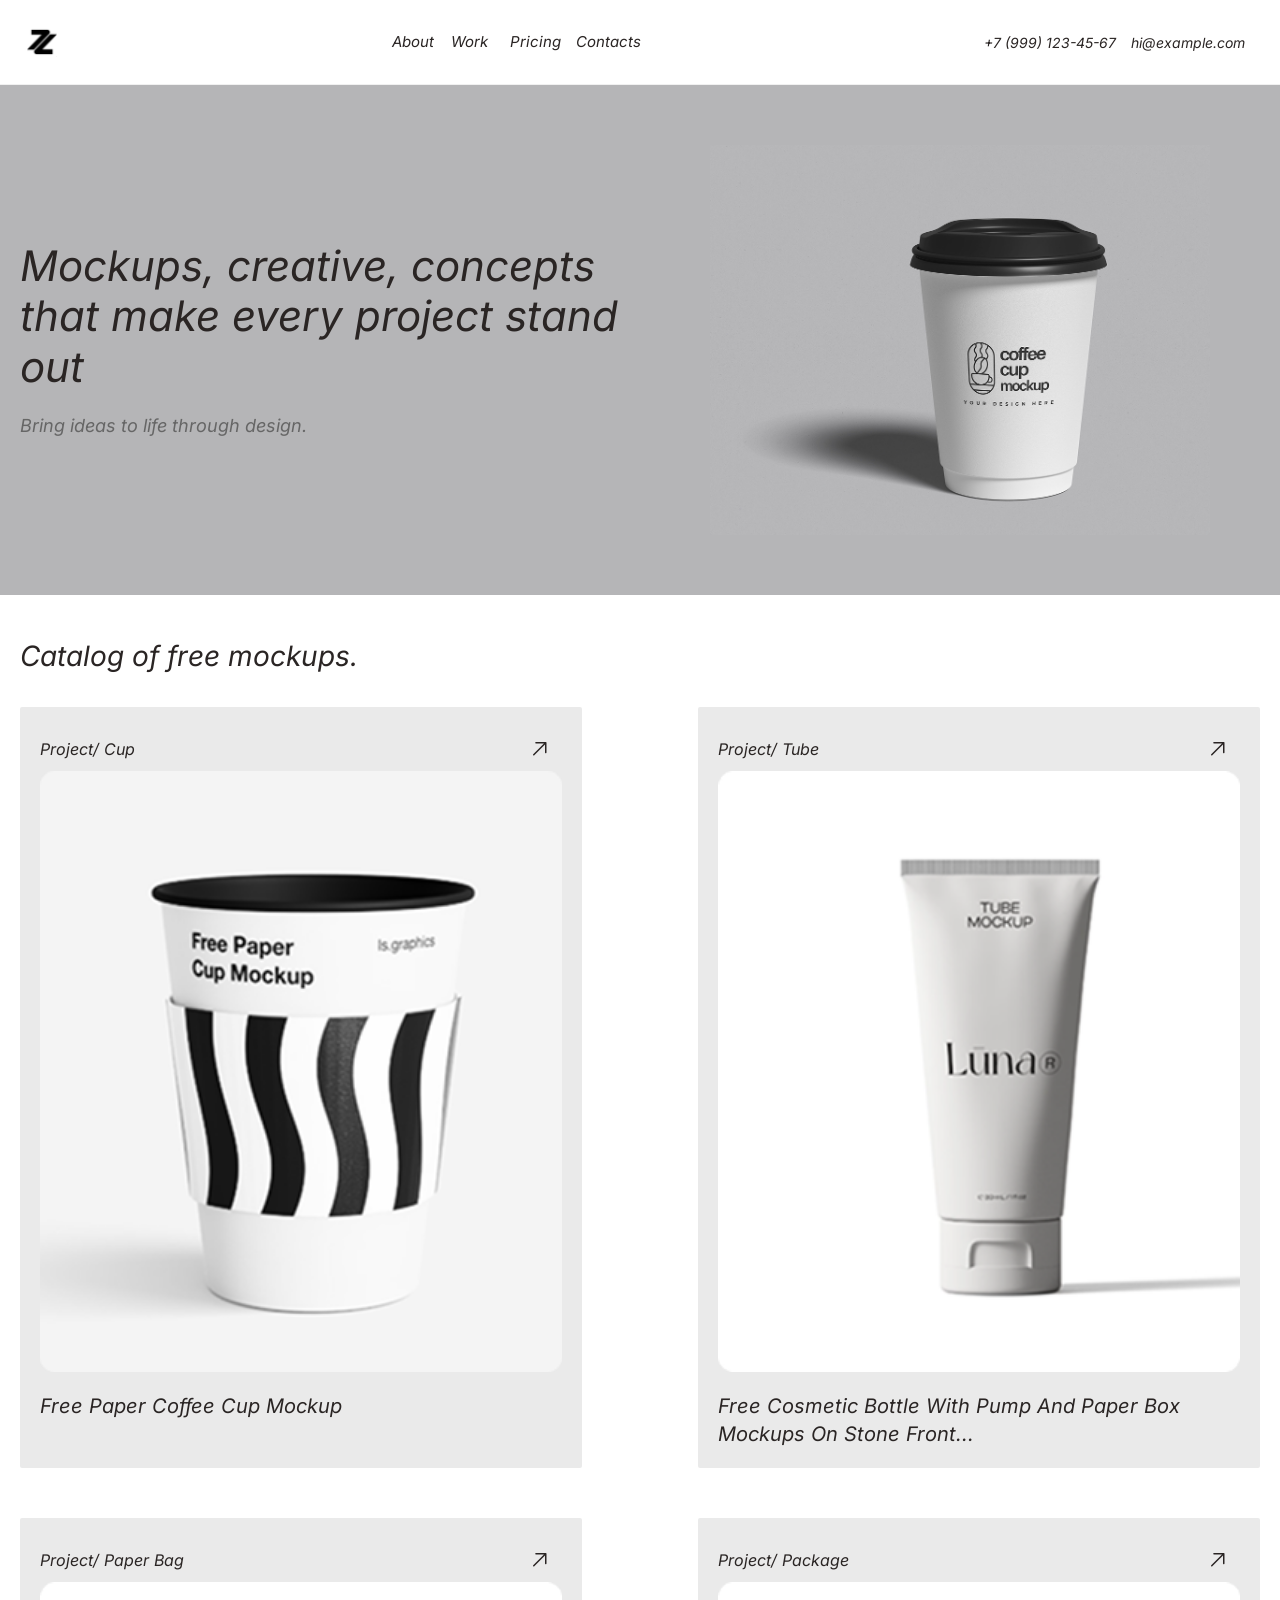
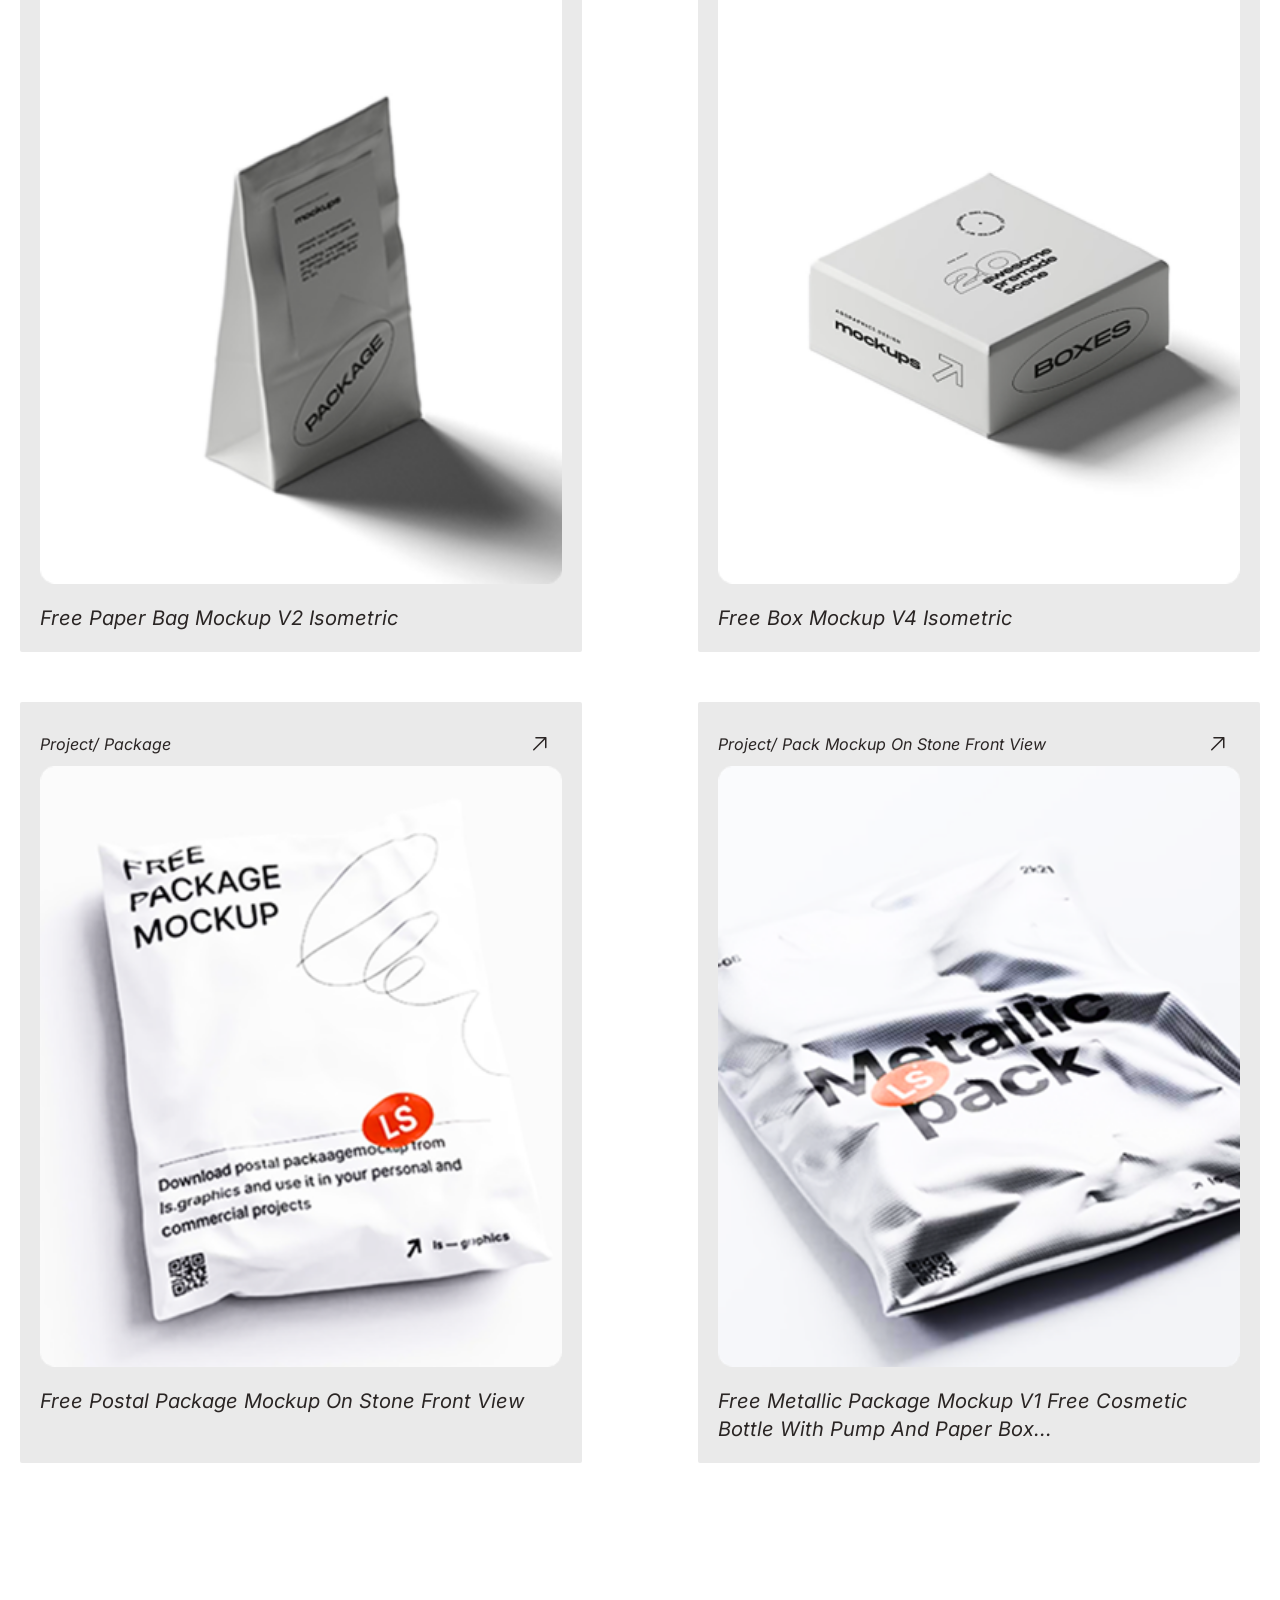
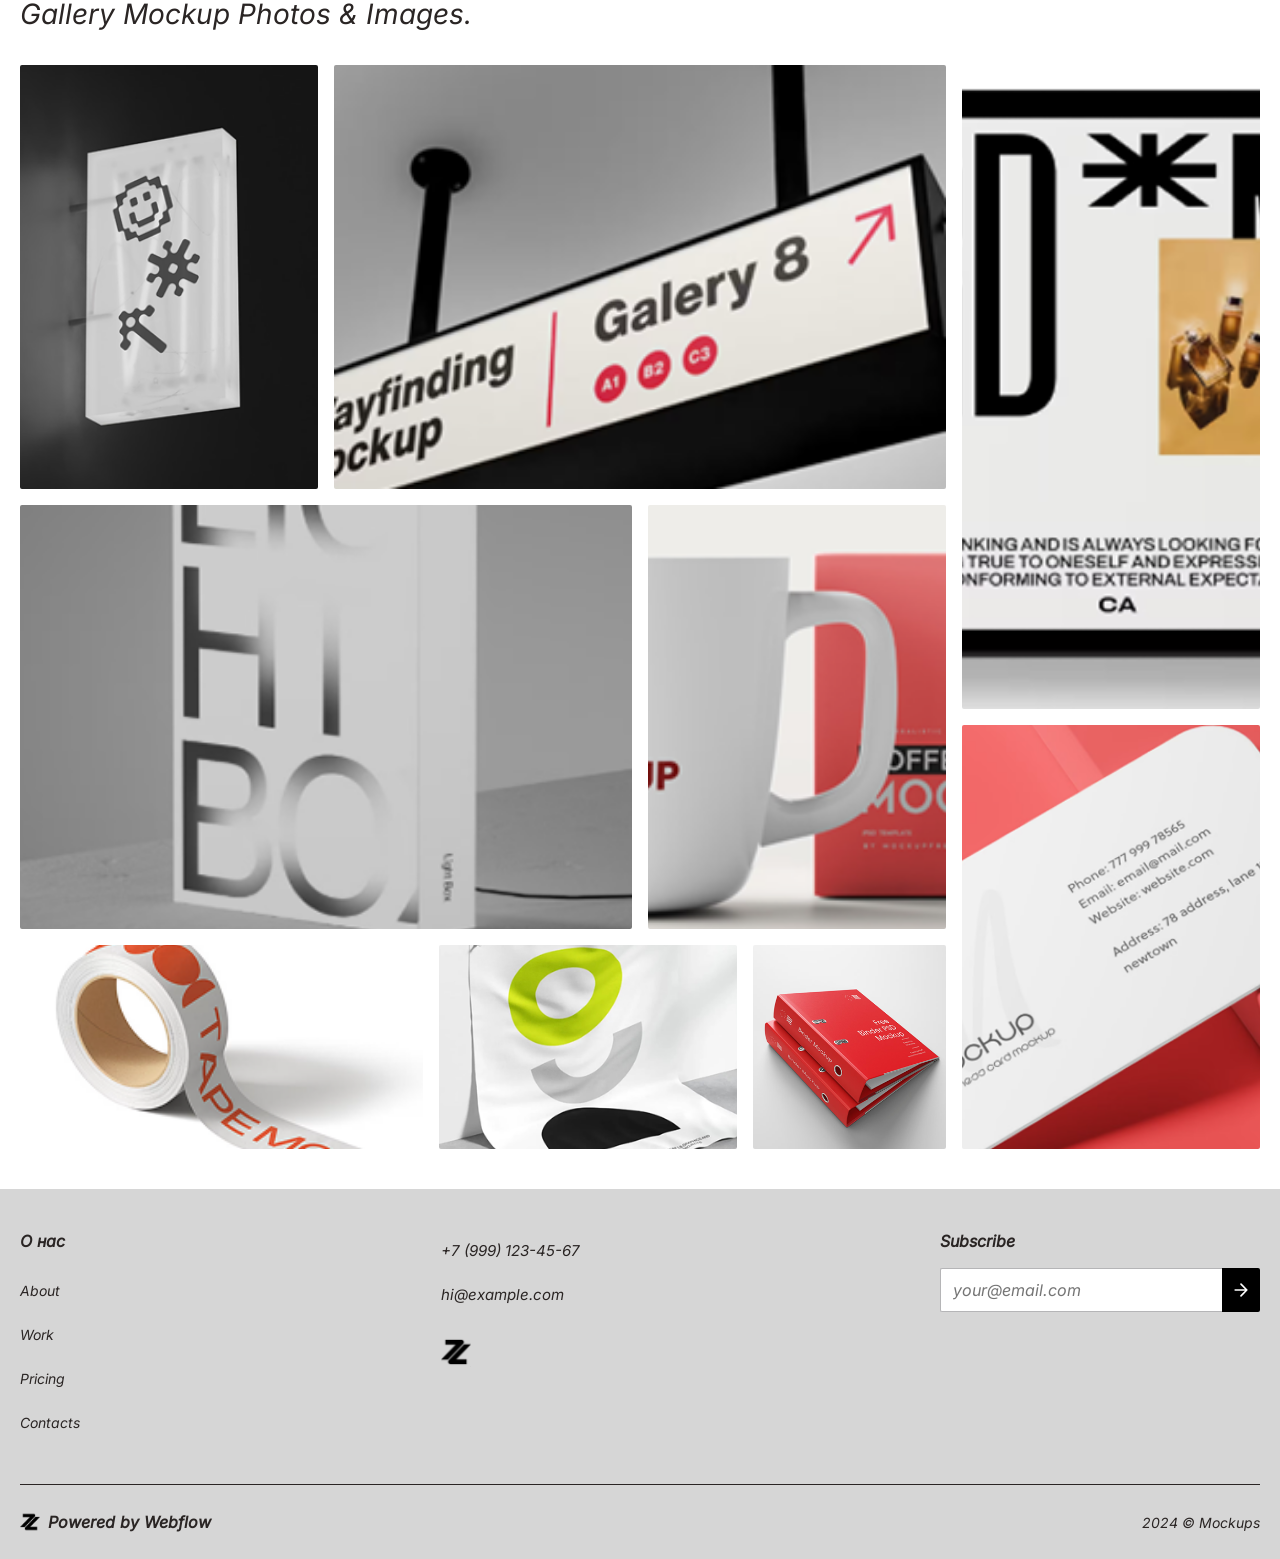
<file: index.html>
<!DOCTYPE html>
<html lang="ru">
<head>
    <meta charset="UTF-8">
    <meta name="viewport" content="width=device-width, initial-scale=1.0">
    <title>Coffee Mockups</title>
    <link rel="stylesheet" href="fonts/stylesheet.css">
    <link rel="stylesheet" href="css/style.css">
    <link rel="stylesheet" href="css/style.css">
</head>
<body>

    <header>
        <div class="container header__content">
            <a href="#" class="logo">
                <img src="img/logo.svg" alt="Логотип" width="30" height="30">
            </a>
            
            <nav class="nav">
                <a href="#" class="nav__link">About</a>
                <a href="#" class="nav__link">Work</a>
                <a href="#" class="nav__link">Pricing</a>
                <a href="#" class="nav__link">Contacts</a>
            </nav>

            <div class="header__contacts">
                <a href="tel:+79991234567" class="header__link">+7 (999) 123-45-67</a>
                <a href="mailto:hi@example.com" class="header__link">hi@example.com</a>
            </div>
        </div>
    </header>

    <main>
    
        <section class="hero">
            <div class="container hero__container">
                <div class="hero__content">
                    <h1 class="hero__title">Mockups, creative, concepts that make every project stand out</h1>
                    <p class="hero__subtitle">Bring ideas to life through design.</p>
                </div>
                <div class="hero__image-wrapper">
                    <img class="hero__img" src="img/banner.png" alt="Кофейный стаканчик">
                </div>
            </div>
        </section>

    
        <section class="catalog">
            <div class="container">
                <h2>Catalog of free mockups.</h2>
                <div class="catalog__container">
                    
                
                    <div class="card">
                        <div class="card__header">
                            <h3 class="card__title">Project/ Cup</h3>
                            <button class="card__btn" aria-label="Перейти">
                                <svg width="14" height="14" viewBox="0 0 14 14" fill="none" xmlns="http://www.w3.org/2000/svg">
                                    <path d="M13.5004 0.75V10.5C13.5004 10.6989 13.4214 10.8897 13.2807 11.0303C13.1401 11.171 12.9493 11.25 12.7504 11.25C12.5515 11.25 12.3607 11.171 12.2201 11.0303C12.0794 10.8897 12.0004 10.6989 12.0004 10.5V2.56031L1.28039 13.2803C1.13966 13.421 0.948787 13.5 0.749766 13.5C0.550744 13.5 0.359873 13.421 0.219141 13.2803C0.078409 13.1396 -0.000366211 12.9487 -0.000366211 12.7497C-0.000366211 12.5507 0.078409 12.3598 0.219141 12.2191L10.9391 1.49906H3.00039C2.80148 1.49906 2.61071 1.42004 2.47006 1.27939C2.32941 1.13874 2.25039 0.947971 2.25039 0.749062C2.25039 0.550152 2.32941 0.359383 2.47006 0.218732C2.61071 0.078081 2.80148 -0.000937939 3.00039 -0.000937939H12.7504C12.9493 -0.000937939 13.1401 0.078081 13.2807 0.218732C13.4214 0.359383 13.5004 0.550152 13.5004 0.749062V0.75Z" fill="#2A2524"/>
                                </svg>
                            </button>
                        </div>
                        <img class="card__img" src="img/photo1.png" alt="Project Cup">
                        <p class="card__description">Free Paper Coffee Cup Mockup</p>
                    </div>

                  
                    <div class="card">
                        <div class="card__header">
                            <h3 class="card__title">Project/ Tube</h3>
                            <button class="card__btn" aria-label="Перейти">
                                <svg width="14" height="14" viewBox="0 0 14 14" fill="none" xmlns="http://www.w3.org/2000/svg"><path d="M13.5004 0.75V10.5C13.5004 10.6989 13.4214 10.8897 13.2807 11.0303C13.1401 11.171 12.9493 11.25 12.7504 11.25C12.5515 11.25 12.3607 11.171 12.2201 11.0303C12.0794 10.8897 12.0004 10.6989 12.0004 10.5V2.56031L1.28039 13.2803C1.13966 13.421 0.948787 13.5 0.749766 13.5C0.550744 13.5 0.359873 13.421 0.219141 13.2803C0.078409 13.1396 -0.000366211 12.9487 -0.000366211 12.7497C-0.000366211 12.5507 0.078409 12.3598 0.219141 12.2191L10.9391 1.49906H3.00039C2.80148 1.49906 2.61071 1.42004 2.47006 1.27939C2.32941 1.13874 2.25039 0.947971 2.25039 0.749062C2.25039 0.550152 2.32941 0.359383 2.47006 0.218732C2.61071 0.078081 2.80148 -0.000937939 3.00039 -0.000937939H12.7504C12.9493 -0.000937939 13.1401 0.078081 13.2807 0.218732C13.4214 0.359383 13.5004 0.550152 13.5004 0.749062V0.75Z" fill="#2A2524"/></svg>
                            </button>
                        </div>
                        <img class="card__img" src="img/photo2.png" alt="Project Tube">
                        <p class="card__description">Free Cosmetic Bottle With Pump And Paper Box Mockups On Stone Front...</p>
                    </div>

                  
                    <div class="card">
                        <div class="card__header">
                            <h3 class="card__title">Project/ Paper Bag</h3>
                            <button class="card__btn" aria-label="Перейти">
                                <svg width="14" height="14" viewBox="0 0 14 14" fill="none" xmlns="http://www.w3.org/2000/svg"><path d="M13.5004 0.75V10.5C13.5004 10.6989 13.4214 10.8897 13.2807 11.0303C13.1401 11.171 12.9493 11.25 12.7504 11.25C12.5515 11.25 12.3607 11.171 12.2201 11.0303C12.0794 10.8897 12.0004 10.6989 12.0004 10.5V2.56031L1.28039 13.2803C1.13966 13.421 0.948787 13.5 0.749766 13.5C0.550744 13.5 0.359873 13.421 0.219141 13.2803C0.078409 13.1396 -0.000366211 12.9487 -0.000366211 12.7497C-0.000366211 12.5507 0.078409 12.3598 0.219141 12.2191L10.9391 1.49906H3.00039C2.80148 1.49906 2.61071 1.42004 2.47006 1.27939C2.32941 1.13874 2.25039 0.947971 2.25039 0.749062C2.25039 0.550152 2.32941 0.359383 2.47006 0.218732C2.61071 0.078081 2.80148 -0.000937939 3.00039 -0.000937939H12.7504C12.9493 -0.000937939 13.1401 0.078081 13.2807 0.218732C13.4214 0.359383 13.5004 0.550152 13.5004 0.749062V0.75Z" fill="#2A2524"/></svg>
                            </button>
                        </div>
                        <img class="card__img" src="img/photo3.png" alt="Project Paper Bag">
                        <p class="card__description">Free Paper Bag Mockup V2 Isometric</p>
                    </div>

                 
                    <div class="card">
                        <div class="card__header">
                            <h3 class="card__title">Project/ Package</h3>
                            <button class="card__btn" aria-label="Перейти">
                                <svg width="14" height="14" viewBox="0 0 14 14" fill="none" xmlns="http://www.w3.org/2000/svg"><path d="M13.5004 0.75V10.5C13.5004 10.6989 13.4214 10.8897 13.2807 11.0303C13.1401 11.171 12.9493 11.25 12.7504 11.25C12.5515 11.25 12.3607 11.171 12.2201 11.0303C12.0794 10.8897 12.0004 10.6989 12.0004 10.5V2.56031L1.28039 13.2803C1.13966 13.421 0.948787 13.5 0.749766 13.5C0.550744 13.5 0.359873 13.421 0.219141 13.2803C0.078409 13.1396 -0.000366211 12.9487 -0.000366211 12.7497C-0.000366211 12.5507 0.078409 12.3598 0.219141 12.2191L10.9391 1.49906H3.00039C2.80148 1.49906 2.61071 1.42004 2.47006 1.27939C2.32941 1.13874 2.25039 0.947971 2.25039 0.749062C2.25039 0.550152 2.32941 0.359383 2.47006 0.218732C2.61071 0.078081 2.80148 -0.000937939 3.00039 -0.000937939H12.7504C12.9493 -0.000937939 13.1401 0.078081 13.2807 0.218732C13.4214 0.359383 13.5004 0.550152 13.5004 0.749062V0.75Z" fill="#2A2524"/></svg>
                            </button>
                        </div>
                        <img class="card__img" src="img/photo4.png" alt="Project Package">
                        <p class="card__description">Free Box Mockup V4 Isometric</p>
                    </div>

                    <div class="card">
                        <div class="card__header">
                            <h3 class="card__title">Project/ Package</h3>
                            <button class="card__btn" aria-label="Перейти">
                                <svg width="14" height="14" viewBox="0 0 14 14" fill="none" xmlns="http://www.w3.org/2000/svg"><path d="M13.5004 0.75V10.5C13.5004 10.6989 13.4214 10.8897 13.2807 11.0303C13.1401 11.171 12.9493 11.25 12.7504 11.25C12.5515 11.25 12.3607 11.171 12.2201 11.0303C12.0794 10.8897 12.0004 10.6989 12.0004 10.5V2.56031L1.28039 13.2803C1.13966 13.421 0.948787 13.5 0.749766 13.5C0.550744 13.5 0.359873 13.421 0.219141 13.2803C0.078409 13.1396 -0.000366211 12.9487 -0.000366211 12.7497C-0.000366211 12.5507 0.078409 12.3598 0.219141 12.2191L10.9391 1.49906H3.00039C2.80148 1.49906 2.61071 1.42004 2.47006 1.27939C2.32941 1.13874 2.25039 0.947971 2.25039 0.749062C2.25039 0.550152 2.32941 0.359383 2.47006 0.218732C2.61071 0.078081 2.80148 -0.000937939 3.00039 -0.000937939H12.7504C12.9493 -0.000937939 13.1401 0.078081 13.2807 0.218732C13.4214 0.359383 13.5004 0.550152 13.5004 0.749062V0.75Z" fill="#2A2524"/></svg>
                            </button>
                        </div>
                        <img class="card__img" src="img/photo5.png" alt="Project Package">
                        <p class="card__description">Free Postal Package Mockup On Stone Front View</p>
                    </div>

                    <div class="card">
                        <div class="card__header">
                            <h3 class="card__title">Project/ Pack Mockup On Stone Front View</h3>
                            <button class="card__btn" aria-label="Перейти">
                                <svg width="14" height="14" viewBox="0 0 14 14" fill="none" xmlns="http://www.w3.org/2000/svg"><path d="M13.5004 0.75V10.5C13.5004 10.6989 13.4214 10.8897 13.2807 11.0303C13.1401 11.171 12.9493 11.25 12.7504 11.25C12.5515 11.25 12.3607 11.171 12.2201 11.0303C12.0794 10.8897 12.0004 10.6989 12.0004 10.5V2.56031L1.28039 13.2803C1.13966 13.421 0.948787 13.5 0.749766 13.5C0.550744 13.5 0.359873 13.421 0.219141 13.2803C0.078409 13.1396 -0.000366211 12.9487 -0.000366211 12.7497C-0.000366211 12.5507 0.078409 12.3598 0.219141 12.2191L10.9391 1.49906H3.00039C2.80148 1.49906 2.61071 1.42004 2.47006 1.27939C2.32941 1.13874 2.25039 0.947971 2.25039 0.749062C2.25039 0.550152 2.32941 0.359383 2.47006 0.218732C2.61071 0.078081 2.80148 -0.000937939 3.00039 -0.000937939H12.7504C12.9493 -0.000937939 13.1401 0.078081 13.2807 0.218732C13.4214 0.359383 13.5004 0.550152 13.5004 0.749062V0.75Z" fill="#2A2524"/></svg>
                            </button>
                        </div>
                        <img class="card__img" src="img/photo6.png" alt="Project Pack">
                        <p class="card__description">Free Metallic Package Mockup V1 Free Cosmetic Bottle With Pump And Paper Box...</p>
                    </div>

                </div>
            </div>
        </section>

        <section class="gallery">
            <div class="container">
                <h2>Gallery Mockup Photos & Images.</h2>
                <div class="gallery__container">
                    <img class="gallery__img gallery__img--1" src="img/image 11.png" alt="Gallery 1">
                    <img class="gallery__img gallery__img--2" src="img/image 12.png" alt="Gallery 2">
                    <img class="gallery__img gallery__img--3" src="img/image 13.png" alt="Gallery 3">
                    <img class="gallery__img gallery__img--4" src="img/image 14.png" alt="Gallery 4">
                    <img class="gallery__img gallery__img--5" src="img/image 15.png" alt="Gallery 5">
                    <img class="gallery__img gallery__img--6" src="img/image 16.png" alt="Gallery 6">
                    <img class="gallery__img gallery__img--7" src="img/image 18.png" alt="Gallery 7">
                    <img class="gallery__img gallery__img--8" src="img/image 20.png" alt="Gallery 8">
                    <img class="gallery__img gallery__img--9" src="img/image 21.png" alt="Gallery 9">
                </div>
            </div>
        </section>
    </main>

    <footer>
        <div class="container">
            <div class="footer__content">
                <div class="footer__col">
                    <h3 class="footer__title">О нас</h3>
                    <a href="#" class="footer__link">About</a>
                    <a href="#" class="footer__link">Work</a>
                    <a href="#" class="footer__link">Pricing</a>
                    <a href="#" class="footer__link">Contacts</a>
                </div>
                <div class="footer__col">
                    <a href="tel:+79991234567" class="footer__tel">+7 (999) 123-45-67</a>
                    <a href="mailto:hi@example.com" class="footer__email">hi@example.com</a>
                    <div style="margin-top: 20px;">
                        <img src="img/logo.svg" alt="Z" style="height: 30px;">
                    </div>
                </div>
                <div class="footer__col">
                    <h3 class="footer__title">Subscribe</h3>
                    <form class="footer__form" action="">
                        <input class="footer__input" type="email" placeholder="your@email.com" aria-label="Email">
                        <button class="footer__btn" type="submit" aria-label="Подписаться">
                            <svg width="20" height="20" viewBox="0 0 24 24" fill="none" xmlns="http://www.w3.org/2000/svg">
                                <path d="M5 12H19M19 12L12 5M19 12L12 19" stroke="currentColor" stroke-width="2" stroke-linecap="round" stroke-linejoin="round"/>
                            </svg>
                        </button>
                    </form>
                </div>
            </div>
            <div class="svg_footer">
                <div class="footer_logo">
                    <img src="img/logo.png" alt="Z" style="height: 20px;">
                    <span>Powered by Webflow</span>
                </div>
                <div class="copupast">
                    2024 © Mockups
                </div>
            </div>
        </div>
    </footer>

</body>
</html>
</file>
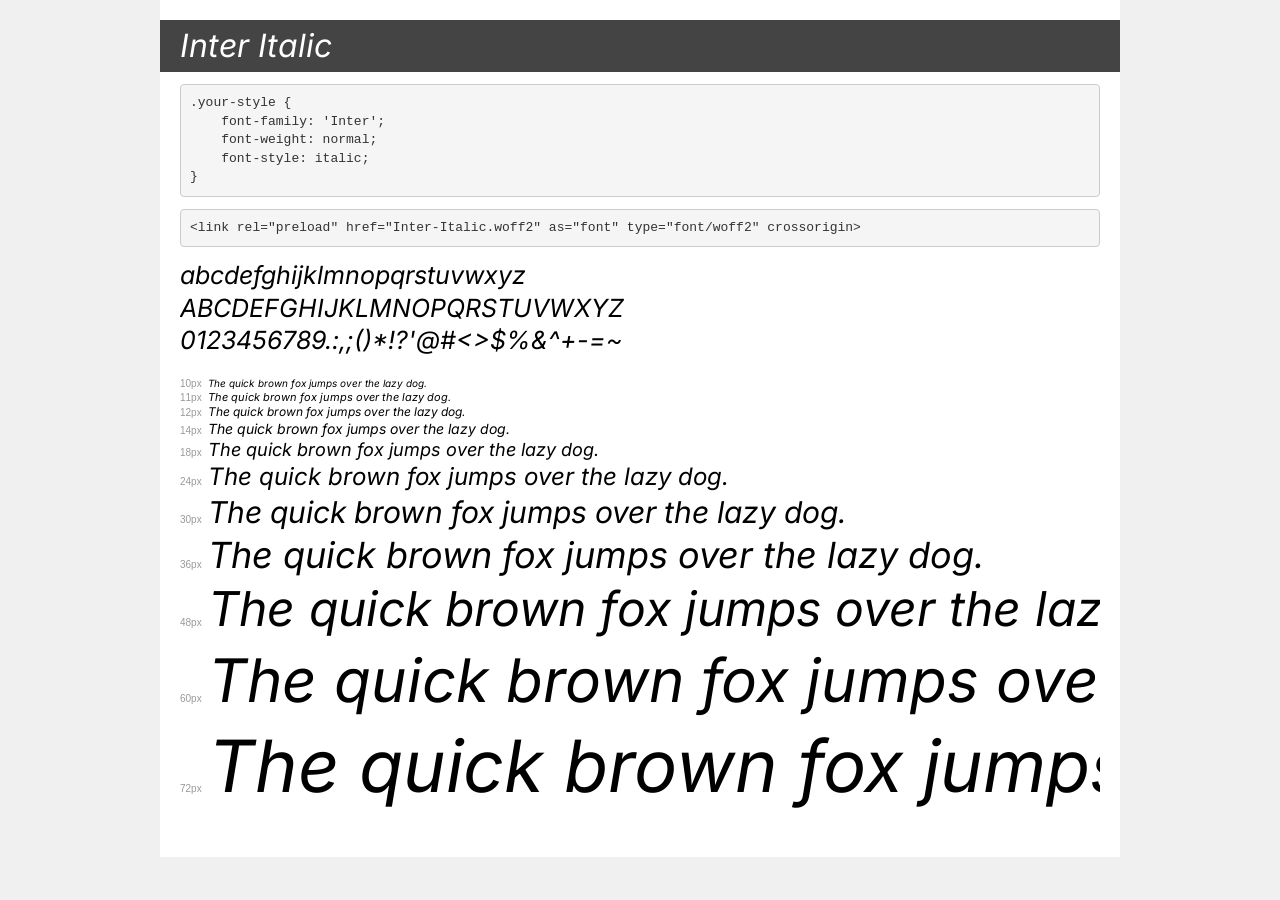
<file: fonts/demo.html>
<!DOCTYPE html>
<html lang="en">
<head>
    <meta charset="utf-8">
    <meta http-equiv="X-UA-Compatible" content="IE=edge">
    <meta name="viewport" content="width=device-width, initial-scale=1">
    <meta name="robots" content="noindex, noarchive">
    <meta name="format-detection" content="telephone=no">
    <title>Transfonter demo</title>
    <link href="stylesheet.css" rel="stylesheet">
    <style>
       
        html, body, div, span, applet, object, iframe,
        h1, h2, h3, h4, h5, h6, p, blockquote, pre,
        a, abbr, acronym, address, big, cite, code,
        del, dfn, em, img, ins, kbd, q, s, samp,
        small, strike, strong, sub, sup, tt, var,
        b, u, i, center,
        dl, dt, dd, ol, ul, li,
        fieldset, form, label, legend,
        table, caption, tbody, tfoot, thead, tr, th, td,
        article, aside, canvas, details, embed,
        figure, figcaption, footer, header, hgroup,
        menu, nav, output, ruby, section, summary,
        time, mark, audio, video {
            margin: 0;
            padding: 0;
            border: 0;
            font-size: 100%;
            font: inherit;
            vertical-align: baseline;
        }
        
        article, aside, details, figcaption, figure,
        footer, header, hgroup, menu, nav, section {
            display: block;
        }
        body {
            line-height: 1;
        }
        ol, ul {
            list-style: none;
        }
        blockquote, q {
            quotes: none;
        }
        blockquote:before, blockquote:after,
        q:before, q:after {
            content: '';
            content: none;
        }
        table {
            border-collapse: collapse;
            border-spacing: 0;
        }
        body {
            background: #f0f0f0;
            color: #000;
        }
        .page {
            background: #fff;
            width: 920px;
            margin: 0 auto;
            padding: 20px 20px 0 20px;
            overflow: hidden;
        }
        .font-container {
            overflow-x: auto;
            overflow-y: hidden;
            margin-bottom: 40px;
            line-height: 1.3;
            white-space: nowrap;
            padding-bottom: 5px;
        }
        h1 {
            position: relative;
            background: #444;
            font-size: 32px;
            color: #fff;
            padding: 10px 20px;
            margin: 0 -20px 12px -20px;
        }
        .letters {
            font-size: 25px;
            margin-bottom: 20px;
        }
        .s10:before {
            content: '10px';
        }
        .s11:before {
            content: '11px';
        }
        .s12:before {
            content: '12px';
        }
        .s14:before {
            content: '14px';
        }
        .s18:before {
            content: '18px';
        }
        .s24:before {
            content: '24px';
        }
        .s30:before {
            content: '30px';
        }
        .s36:before {
            content: '36px';
        }
        .s48:before {
            content: '48px';
        }
        .s60:before {
            content: '60px';
        }
        .s72:before {
            content: '72px';
        }
        .s10:before, .s11:before, .s12:before, .s14:before,
        .s18:before, .s24:before, .s30:before, .s36:before,
        .s48:before, .s60:before, .s72:before {
            font-family: Arial, sans-serif;
            font-size: 10px;
            font-weight: normal;
            font-style: normal;
            color: #999;
            padding-right: 6px;
        }
        pre {
            display: block;
            padding: 9px;
            margin: 0 0 12px;
            font-family: Monaco, Menlo, Consolas, "Courier New", monospace;
            font-size: 13px;
            line-height: 1.428571429;
            color: #333;
            font-weight: normal;
            font-style: normal;
            background-color: #f5f5f5;
            border: 1px solid #ccc;
            overflow-x: auto;
            border-radius: 4px;
        }
        @media (max-width: 959px) {
            .page {
                width: auto;
                margin: 0;
            }
        }
    </style>
</head>
<body>
<div class="page">
    <div class="demo">
        <h1 style="font-family: 'Inter'; font-weight: normal; font-style: italic;">Inter Italic</h1>
        <pre title="Usage">.your-style {
    font-family: 'Inter';
    font-weight: normal;
    font-style: italic;
}</pre>
        <pre title="Preload (optional)">
&lt;link rel=&quot;preload&quot; href=&quot;Inter-Italic.woff2&quot; as=&quot;font&quot; type=&quot;font/woff2&quot; crossorigin&gt;</pre>
        <div class="font-container" style="font-family: 'Inter'; font-weight: normal; font-style: italic;">
            <p class="letters">
                abcdefghijklmnopqrstuvwxyz<br>
ABCDEFGHIJKLMNOPQRSTUVWXYZ<br>
                0123456789.:,;()*!?'@#&lt;&gt;$%&^+-=~
            </p>
            <p class="s10" style="font-size: 10px;">The quick brown fox jumps over the lazy dog.</p>
            <p class="s11" style="font-size: 11px;">The quick brown fox jumps over the lazy dog.</p>
            <p class="s12" style="font-size: 12px;">The quick brown fox jumps over the lazy dog.</p>
            <p class="s14" style="font-size: 14px;">The quick brown fox jumps over the lazy dog.</p>
            <p class="s18" style="font-size: 18px;">The quick brown fox jumps over the lazy dog.</p>
            <p class="s24" style="font-size: 24px;">The quick brown fox jumps over the lazy dog.</p>
            <p class="s30" style="font-size: 30px;">The quick brown fox jumps over the lazy dog.</p>
            <p class="s36" style="font-size: 36px;">The quick brown fox jumps over the lazy dog.</p>
            <p class="s48" style="font-size: 48px;">The quick brown fox jumps over the lazy dog.</p>
            <p class="s60" style="font-size: 60px;">The quick brown fox jumps over the lazy dog.</p>
            <p class="s72" style="font-size: 72px;">The quick brown fox jumps over the lazy dog.</p>
        </div>
    </div>

</div>
</body>
</html>
</file>
<file: fonts/stylesheet.css>
@font-face {
    font-family: 'Inter';
    src: url('Inter-Italic.woff2') format('woff2'),
        url('Inter-Italic.woff') format('woff');
    font-weight: normal;
    font-style: italic;
    font-display: swap;
}
</file>
<file: css/style.css>
* {
    margin: 0;
    padding: 0;
    box-sizing: border-box;
}

html {
    scroll-behavior: smooth;
}

body {
    display: grid;
    grid-template-rows: auto 1fr auto;
    min-height: 100vh;
    background-color: #ffffff;
    color: #2a2524;
    font-family: "Inter", -apple-system, BlinkMacSystemFont, "Segoe UI", Roboto, sans-serif;
    font-size: 16px;
    line-height: 1.5;
}

img,
svg {
    display: block;
    max-width: 100%;
}

a {
    color: inherit;
    text-decoration: none;
}

button,
input {
    font: inherit;
}

.container {
    width: 100%;
    max-width: 1440px;
    margin: 0 auto;
    padding: 0 20px;
}

header {
    padding: 20px 0;
    background-color: #ffffff;
    border-bottom: 1px solid rgba(0, 0, 0, 0.06);
}

.header__content {
    display: flex;
    justify-content: space-between;
    align-items: center;
}

.logo {
    display: inline-flex;
    justify-content: center;
    align-items: center;
    min-width: 44px;
    min-height: 44px;
}

.nav {
    display: flex;
    align-items: center;
}

.nav__link {
    display: inline-flex;
    align-items: center;
    min-width: 44px;
    min-height: 44px;
    margin-right: 15px;
    color: #2a2524;
    font-size: 15px;
    text-decoration: none;
    transition: opacity 0.25s ease;
}

.header__contacts {
    display: flex;
    align-items: center;
}

.header__link {
    display: inline-flex;
    align-items: center;
    min-width: 44px;
    min-height: 44px;
    margin-right: 15px;
    color: #2a2524;
    font-size: 14px;
    text-decoration: none;
    transition: opacity 0.25s ease;
}

.hero {
    padding: 60px 0;
    background-color: #b5b5b7;
}

.hero__container {
    display: grid;
    grid-template-columns: 1fr 1fr;
    align-items: center;
    gap: 40px;
}

.hero__content {
    display: flex;
    flex-direction: column;
}

.hero__title {
    margin-bottom: 20px;
    font-size: 42px;
    font-weight: 500;
    line-height: 1.2;
}

.hero__subtitle {
    font-size: 18px;
    color: #666666;
}

.hero__image-wrapper {
    display: flex;
    justify-content: center;
    align-items: center;
}

.hero__img {
    display: block;
    width: 100%;
    max-width: 500px;
    height: auto;
    margin: 0 auto;
}

.catalog {
    padding: 40px 0;
}

.catalog h2 {
    margin-bottom: 30px;
    font-size: 28px;
    font-weight: normal;
}

.catalog__container {
    display: grid;
    grid-template-columns: repeat(auto-fit, minmax(350px, 1fr));
    column-gap: 9vw;
    row-gap: 0;
}

.card {
    display: grid;
    grid-row: span 3;
    grid-template-rows: subgrid;
    margin-bottom: 50px;
    padding: 20px;
    background: #eaeaea;
    border-radius: 2px;
    transition: transform 0.25s ease;
}

.card:hover {
    transform: translateY(-2px);
}

.card__header {
    display: flex;
    justify-content: space-between;
    align-items: center;
}

.card__title {
    font-size: 16px;
    font-weight: normal;
}

.card__btn {
    display: flex;
    justify-content: center;
    align-items: center;
    width: 44px;
    height: 44px;
    background: transparent;
    border: none;
    border-radius: 50%;
    cursor: pointer;
    transition: opacity 0.25s ease, transform 0.25s ease;
}

.card__btn:hover {
    opacity: 0.6;
}

.card__btn:active {
    transform: scale(0.95);
}

.card__img {
    display: block;
    width: 100%;
    height: auto;
    object-fit: contain;
}

.card__description {
    display: -webkit-box;
    -webkit-line-clamp: 2;
    line-clamp: 2;
    -webkit-box-orient: vertical;
    margin-top: 20px;
    overflow: hidden;
    font-size: 20px;
    line-height: 28px;
}

.gallery {
    padding: 40px 0;
}

.gallery h2 {
    margin-bottom: 30px;
    font-size: 28px;
    font-weight: normal;
}

.gallery__container {
    display: grid;
    grid-template-columns: repeat(12, 1fr);
    grid-template-rows: repeat(5, 204px);
    gap: 16px;
    grid-template-areas:
        "img1 img1 img1 img2 img2 img2 img2 img2 img2 img3 img3 img3"
        "img1 img1 img1 img2 img2 img2 img2 img2 img2 img3 img3 img3"
        "img4 img4 img4 img4 img4 img4 img5 img5 img5 img3 img3 img3"
        "img4 img4 img4 img4 img4 img4 img5 img5 img5 img9 img9 img9"
        "img6 img6 img6 img6 img7 img7 img7 img8 img8 img9 img9 img9";
}

.gallery__img {
    width: 100%;
    height: 100%;
    object-fit: cover;
    border-radius: 2px;
}

.gallery__img--1 { grid-area: img1; }
.gallery__img--2 { grid-area: img2; }
.gallery__img--3 { grid-area: img3; }
.gallery__img--4 { grid-area: img4; }
.gallery__img--5 { grid-area: img5; }
.gallery__img--6 { grid-area: img6; }
.gallery__img--7 { grid-area: img7; }
.gallery__img--8 { grid-area: img8; }
.gallery__img--9 { grid-area: img9; }

footer {
    padding: 40px 0 25px;
    background-color: #d6d6d6;
}

.footer__content {
    display: flex;
    justify-content: space-between;
    align-items: flex-start;
    padding-bottom: 40px;
}

.footer__col {
    display: flex;
    flex-direction: column;
}

.footer__title {
    margin-bottom: 15px;
    font-size: 16px;
}

.footer__link {
    display: inline-flex;
    align-items: center;
    min-width: 44px;
    min-height: 44px;
    margin-right: 15px;
    color: #2a2524;
    font-size: 14px;
    text-decoration: none;
    transition: opacity 0.25s ease;
}

.footer__tel,
.footer__email {
    display: inline-flex;
    align-items: center;
    min-width: 44px;
    min-height: 44px;
    margin-right: 15px;
    color: #2a2524;
    font-size: 15px;
    text-decoration: none;
    transition: opacity 0.25s ease;
}

.footer__form {
    display: flex;
    align-items: center;
    max-width: 320px;
}

.footer__input {
    width: 100%;
    height: 44px;
    padding: 0 12px;
    background-color: #ffffff;
    border: 1px solid #b5b5b7;
    border-right: none;
    border-radius: 2px 0 0 2px;
    color: #2a2524;
    outline: none;
}

.footer__input:focus {
    border-color: #2a2524;
}

.footer__btn {
    display: flex;
    justify-content: center;
    align-items: center;
    width: 44px;
    height: 44px;
    background-color: #000000;
    border: none;
    border-radius: 0 2px 2px 0;
    color: #ffffff;
    cursor: pointer;
    transition: opacity 0.25s ease;
}

.svg_footer {
    display: flex;
    justify-content: space-between;
    align-items: center;
    gap: 20px;
    padding-top: 25px;
    border-top: 1px solid #2a2524;
}

.footer_logo {
    display: flex;
    align-items: center;
    gap: 8px;
    font-weight: bold;
}

.copupast {
    text-align: right;
    font-size: 14px;
}

.nav__link:hover,
.header__link:hover,
.footer__link:hover,
.footer__tel:hover,
.footer__email:hover,
.footer__btn:hover {
    opacity: 0.7;
}

.nav__link:active,
.header__link:active,
.footer__link:active,
.footer__tel:active,
.footer__email:active {
    opacity: 0.5;
}

.nav__link:focus-visible,
.header__link:focus-visible,
.footer__link:focus-visible,
.footer__tel:focus-visible,
.footer__email:focus-visible,
.card__btn:focus-visible,
.footer__btn:focus-visible {
    outline: 2px solid #2a2524;
    outline-offset: 2px;
}


@media (prefers-color-scheme: dark) {
    body {
        background-color: #121214;
        color: #f4f4f5;
    }

    header {
        background-color: #121214;
        border-bottom-color: #27272a;
    }

    .nav__link,
    .header__link,
    .footer__link,
    .footer__tel,
    .footer__email,
    .card__title,
    .card__description {
        color: #f4f4f5;
    }

    .hero {
        background-color: #27272a;
    }

    .hero__subtitle {
        color: #a1a1aa;
    }

    .card {
        background-color: #1e1e24;
    }

    .card__btn svg path,
    .svg_footer svg path {
        fill: #f4f4f5;
    }

    footer {
        background-color: #18181b;
    }

    .footer__input {
        background-color: #27272a;
        border-color: #3f3f46;
        color: #f4f4f5;
    }

    .footer__btn {
        background-color: #f4f4f5;
        color: #18181b;
    }

    .footer__btn svg path {
        fill: #18181b;
    }

    .svg_footer {
        border-top-color: #3f3f46;
    }

    .logo img,
    .footer_logo img {
        filter: invert(1);
    }
}

@media (max-width: 1024px) {
    .catalog__container {
        grid-template-columns: repeat(auto-fit, minmax(185px, 1fr));
        column-gap: 4vw;
    }
}

@media (max-width: 768px) {
    .header__contacts {
        display: none;
    }

    .hero__container {
        grid-template-columns: 1fr;
        text-align: center;
        gap: 30px;
    }

    .hero__img {
        max-width: 320px;
    }

    .gallery__container {
        grid-template-columns: repeat(4, 1fr);
        grid-template-rows: auto;
        grid-template-areas:
            "img1 img2 img2 img2"
            "img8 img7 img7 img3"
            "img6 img6 img5 img3"
            "img4 img4 img4 img9";
    }

    .footer__content {
        flex-direction: column;
        gap: 30px;
    }

    .svg_footer {
        flex-direction: column;
        align-items: center;
        gap: 15px;
        text-align: center;
    }

    .copupast {
        text-align: center;
    }
}
</file>
